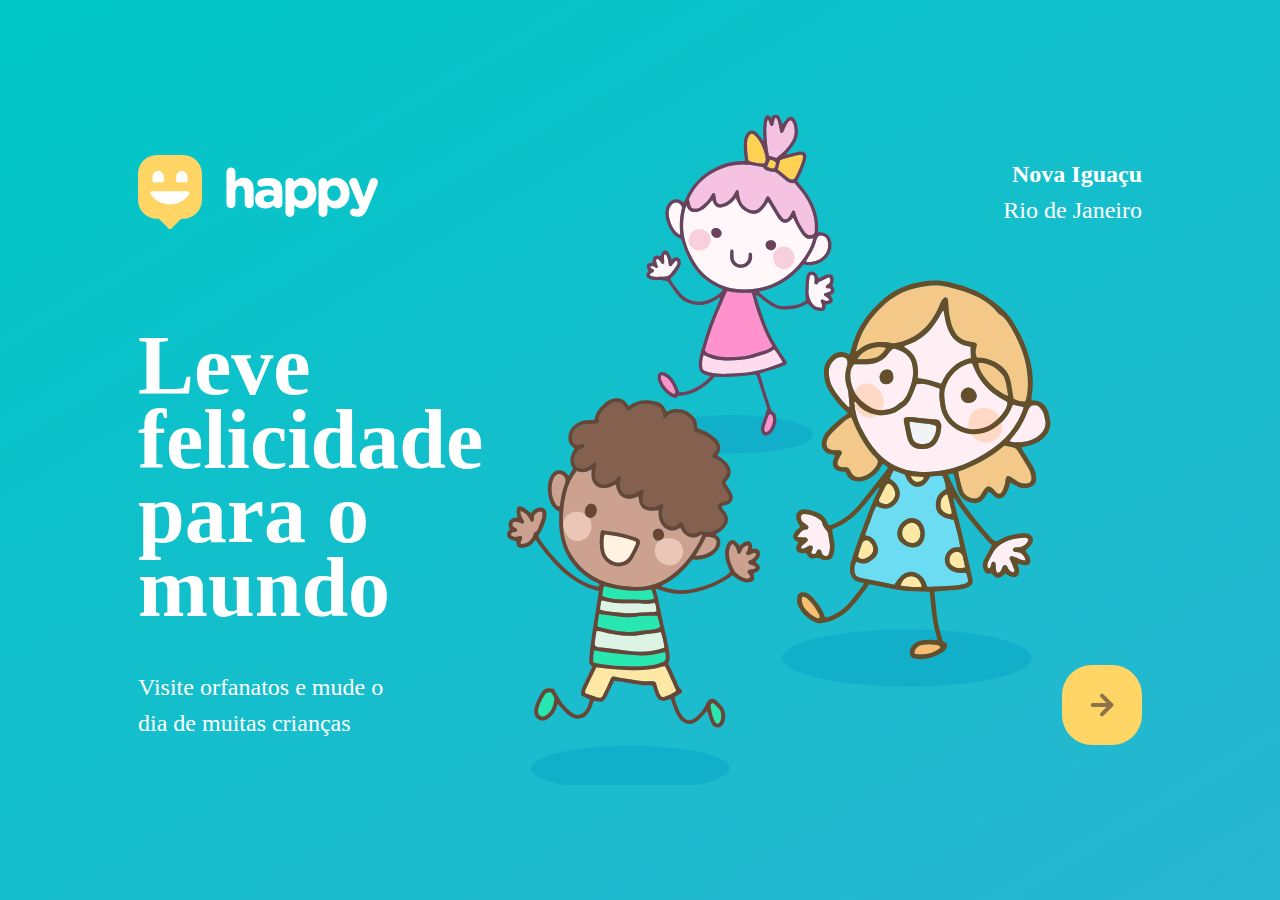
<file: index.html>
<!DOCTYPE html>
<html lang="pt-BR">
<head>
	<meta charset="UTF-8">
	<meta name="viewport" content="width=device-width, initial-scale=1.0">
	<title>Happy</title>
	<link rel="icon" href="./public/images/logo-icon.png">
	<link rel="stylesheet" type="text/css" href="./public/css/index.css">
	<link rel="stylesheet" type="text/css" href="./public/css/animations.css">
	<link rel="stylesheet" type="text/css" href="public/css/page-landing.css">

	<link rel="preconnect" href="https://fonts.gstatic.com">
	<link href="https://fonts.googleapis.com/css2?family=Nunito:wght@400;600;800&display=swap" rel="stylesheet">
</head>
<body>
	<div id="page-landing">
		<div id="container">
			<header>
				<img 
				class="animate-up" 
				id="logo" 				
				src="./public/images/logo.svg" 
				alt="Logomarca de Happy">

				<div class="location animate-up">
					<strong>Nova Iguaçu</strong>
					<p>Rio de Janeiro</p>
				</div>
			</header>
			<main>
				<h1 class="animate-up">Leve felicidade para o mundo</h1>
				<section class="visit">
					<p class="animate-up">Visite orfanatos e mude o dia de muitas crianças</p>

					<a href="orphanages.html" title="Visite orfanatos" class="animate-up">
						<img src="./public/images/arrow.svg" alt="Ir para o mapa">
					</a>
				</section>
			</main>
		</div>
	</div>
</body>
</html>
</file>
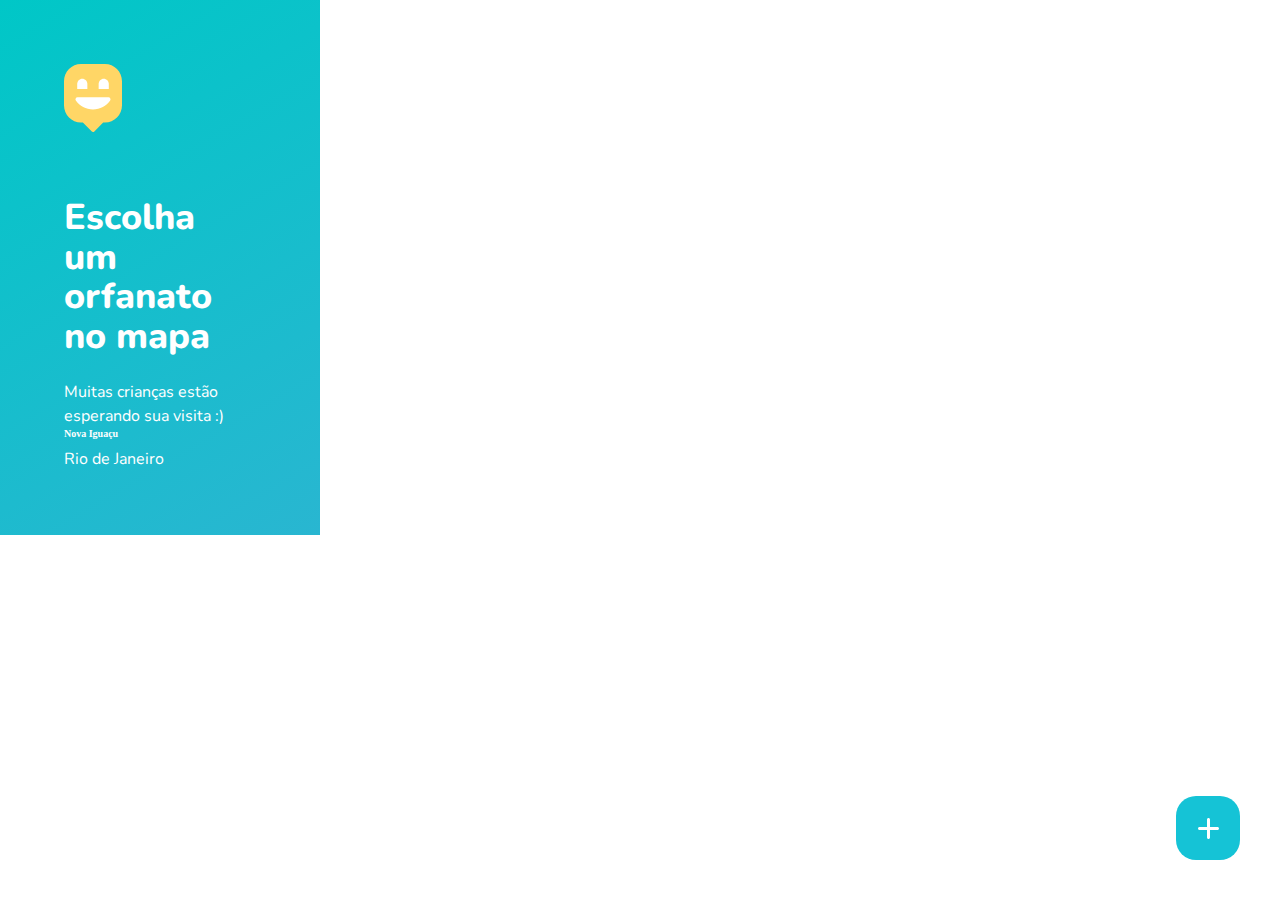
<file: orphanages.html>
<!DOCTYPE html>
<html lang="pt-BR">
<head>
	<meta charset="UTF-8">
	<meta name="viewport" content="width=device-width, initial-scale=1.0">
	<title>Localize um orfanato | Happy</title>
	<link rel="icon" href="./public/images/logo-icon.png">
	<link rel="stylesheet" type="text/css" href="./public/css/index.css">
	<link rel="stylesheet" type="text/css" href="./public/css/animations.css">
	<link rel="stylesheet" type="text/css" href="public/css/page-orphanages.css">

	<link rel="preconnect" href="https://fonts.gstatic.com">
	<link href="https://fonts.googleapis.com/css2?family=Nunito:wght@400;600;800&display=swap" rel="stylesheet">
</head>
<body>
	<div id="page-orphanages">
		<aside class="animate-right">
			<header>
				<img src="./public/images/map-marker.svg" alt="Happy">
				<h2>Escolha um orfanato no mapa</h2>
				<p>Muitas crianças estão esperando sua visita :) </p>
			</header>

			<footer>
				<strong>Nova Iguaçu</strong>
				<p>Rio de Janeiro</p>
			</footer>
		</aside>

		<div id="mapid">

			<a href="create-orphanage.html" class="create-orphanage" title="Cadastre um orfanato">
				<img src="./public/images/plus.svg">
			</a>
			
		</div>
	</div>
</body>
</html>
</file>
<file: public/css/index.css>
*{
	margin:0;
	padding:0;
	box-sizing: border-box;
}

html{

	font-size: 62.5%
}

body{

	height: 100vh;
	color: white;
}

body, input, button, textarea{

	font: 400, 1.8rem/1 'Nunito', sans-serif;
}
</file>
<file: public/css/animations.css>
/* Animações */
@keyframes up {
	from{
		opacity: 0;
		transform: translateY(16px);
	}

	to{
		opacity: 1;
		transform: translateY(0);
	}
}

@keyframes right{
	from{
		transform: translateX(-100);
	}
	to{
		transform: translateX(0);
	}
}

.animate-up {
	animation-name: up;
	animation-duration: 300ms;
	animation-fill-mode: backwards;
}

.animate-right{
	animation-name: right;
	animation-duration: 300ms;
}
</file>
<file: public/css/page-landing.css>
/* Mobile First */

#page-landing{

    /* função linear-gradient: Os argumentos são respectivamente:
	    1 - Os graus definem a posição de onde no cabeçalho da página
	    a graduação vai começar
	    2 - A cor que inicia, sendo mais escura.
	    3 - A cor que finaliza a graduação, sendo mais clara. */
	    background: linear-gradient(329.54deg, #29b6d1 0%, #00c7c7 100%);
	    text-align: center;
	    min-height: 100vh;
	    display: flex;
	}

	#container{

		margin: auto;

		width: min(80%, 110rem);

	}

	.location, h1, .visit p {
		height: 16vh;

	}

	#logo {
		animation-delay: 50ms;
	}

	.location {
		animation-delay: 100ms;
	}

	main h1 {
		animation-delay: 150ms;
		font-size: clamp(4rem, 8vw, 8.4rem);
	}

	.visit a {

		/* Fundo */
		width: 8rem;
		height: 8rem;
		background: #ffd666;

		/* Bordas */
		border: none;
		border-radius: 3rem;

		/* Exibição */
		display: flex;
		align-items: center;
		justify-content: center;

		margin: 0 auto;
		transition: background 200ms;
		animation-delay: 250ms;
	}

	.visit a:hover {
		background: #96feff;
	}

	.visit p {
		animation-delay: 200ms;
	}

	/* Desktop Version */

	@media(min-width: 760px){
		#container{
			padding: 4rem 1rem;
			/* Shorthand background: image repeat position / size  */
			background: url("../images/bg.svg") no-repeat 80% / clamp(30rem, 54vw, 56rem);
		}

		header{
			display: flex;
			align-items: center;
			justify-content: space-between;
		}
		.location, h1, .visit p {
			height: initial;
			text-align: initial;
		}
		.location{
			font-size: 2.4rem;
			text-align: right;
			line-height: 1.5;
		}
		main h1{
			font-weight: 800;
			line-height: .88;

			margin: clamp(10%, 9vh, 12%) 0 4rem;

			width: min(300px, 80%);
		}

		.visit{
			display: flex;
			align-items: center;
			justify-content: space-between;

		}

		.visit p{
			font-size: 2.4rem;
			line-height: 1.5;
			width: clamp(20rem, 20vw, 30rem);
		}

		.visit a{
			margin: initial;
		}
	}
</file>
<file: public/css/page-orphanages.css>
#page-orphanages{
	width: 100%
	height: 100%;

	display: flex;
}

aside{
	/* Função clamp para definir o tamanho mínimo, ideal e máximo de um elemento */
	width: clamp(24rem, 25vw, 44rem);

	/* Gradiente / Blue */
	background: linear-gradient(329.54deg, #29B6D1 0%, #00C7C7 100%);
	padding: clamp(3rem, 5vw, 8rem);

	display: flex;
	flex-direction: column;

	justify-content: space-between;
}

aside h2{
	margin-top: 6.4rem;
	font: 800 clamp(2rem, 5vw, 3.6rem)/1.1 'Nunito', 'sans-serif';

}

aside p{
	margin-top: 2.4rem;
	font: 400 1.6rem/1.5 'Nunito', 'sans-serif';
}

aside footer p{
	margin-top: .8rem;
}

/* Buttom */

a.create-orphanage{
	position: absolute;
	right: 4rem;
	bottom: 4rem;

	width: 6.4rem;
	height: 6.4rem;
	background: #15c3d6;
	border: 0;
	border-radius: 2rem;

	display: flex;
	justify-content: center;
	align-items: center;

	transition: background-color 200ms;
}

a.create-orphanage:hover {
	background: #17d6eb;

}
</file>
